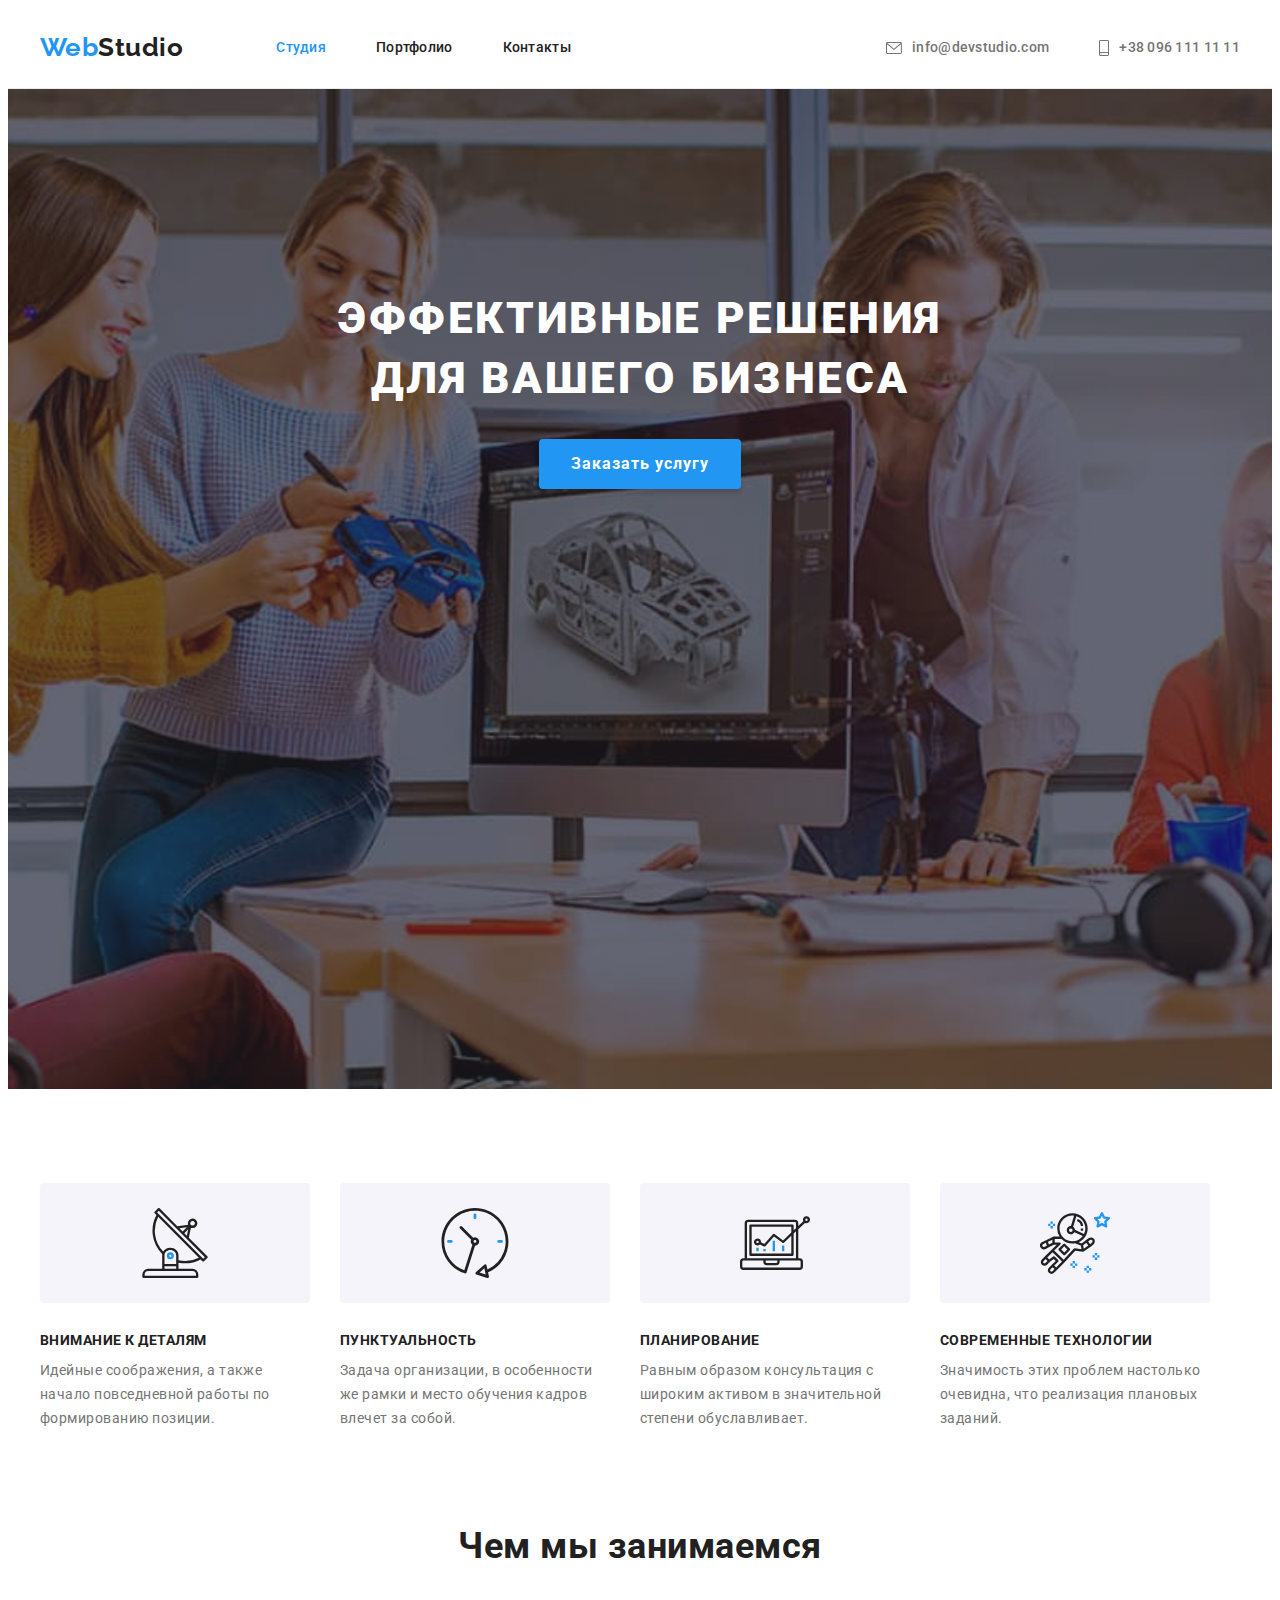
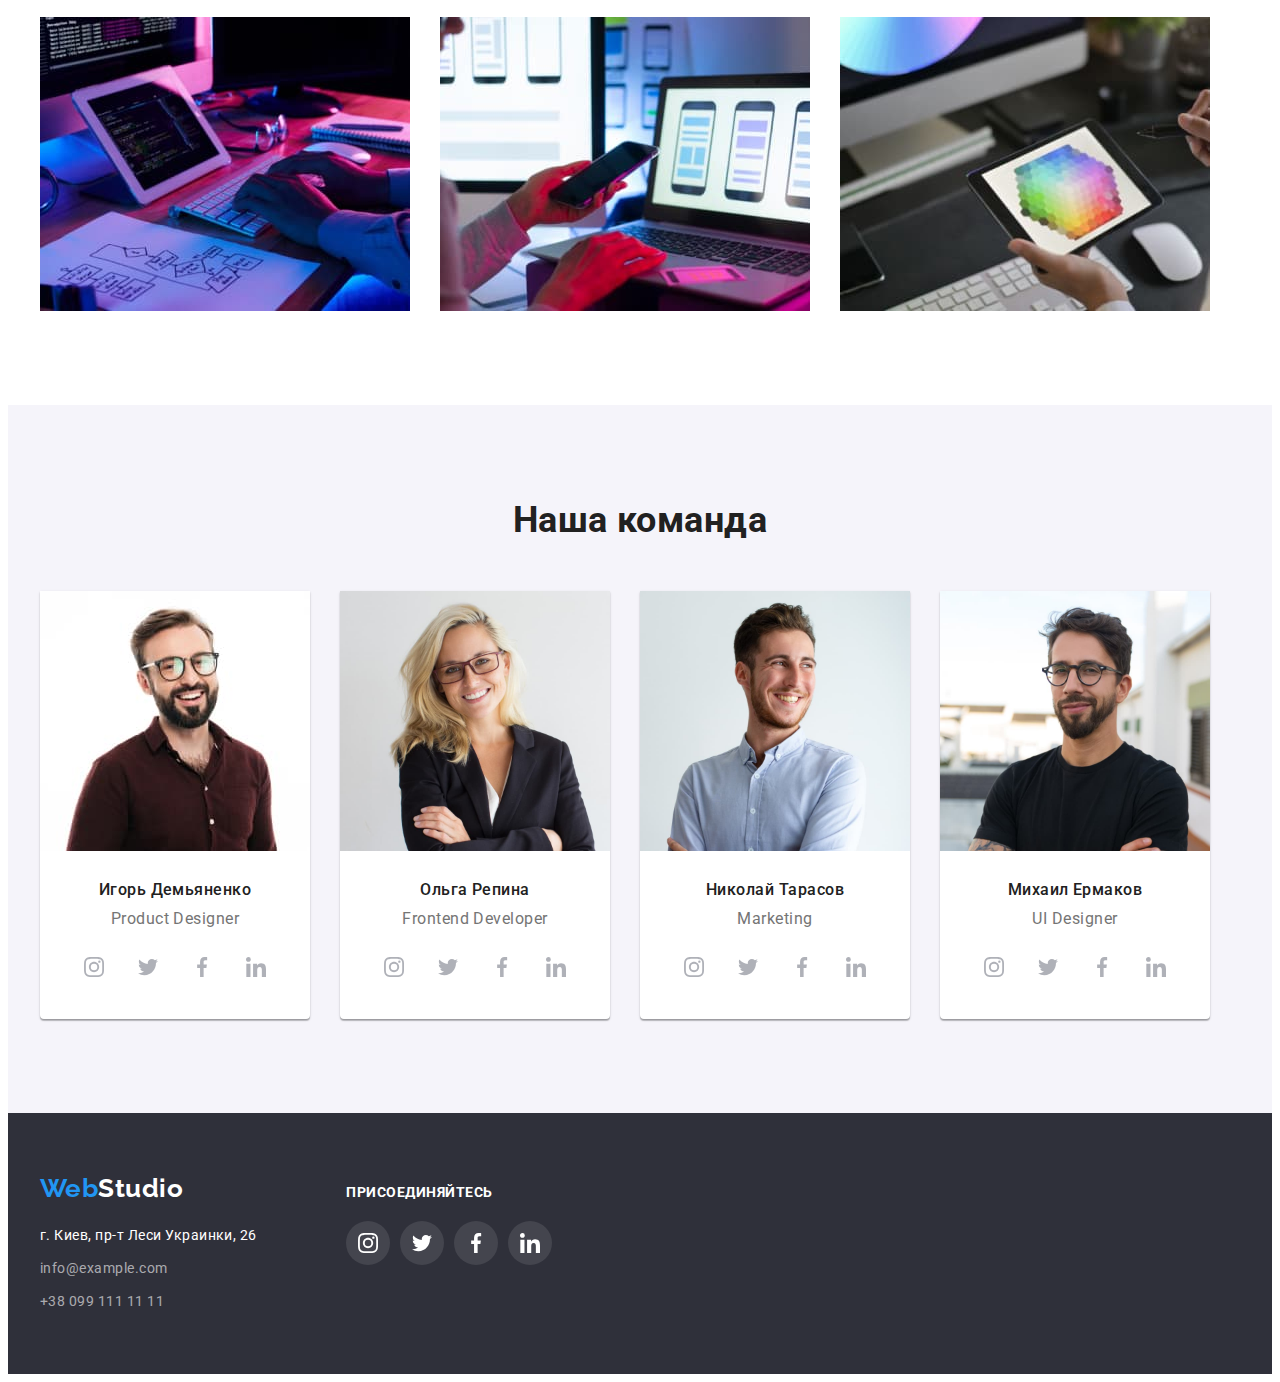
<file: index.html>
<!DOCTYPE html>
<html lang="ru">

<head>
    <meta charset="UTF-8">
    <meta http-equiv="X-UA-Compatible" content="IE=edge">
    <meta name="viewport" content="width=device-width, initial-scale=1.0">
    <title>Document</title>
    <link rel="preconnect" href="https://fonts.googleapis.com">
    <link rel="preconnect" href="https://fonts.gstatic.com" crossorigin>
    <link href="https://fonts.googleapis.com/css2?family=Raleway:wght@700&family=Roboto:wght@400;500;700;900&display=swap"
        rel="stylesheet">
    <link rel="stylesheet" href="https://cdnjs.cloudflare.com/ajax/libs/modern-normalize/1.1.0/modern-normalize.min.css" integrity="sha512-wpPYUAdjBVSE4KJnH1VR1HeZfpl1ub8YT/NKx4PuQ5NmX2tKuGu6U/JRp5y+Y8XG2tV+wKQpNHVUX03MfMFn9Q==" crossorigin="anonymous" referrerpolicy="no-referrer" />
    <link rel="stylesheet" href="./css/style.css">
</head>

<body>
    <!--Хедер-->
    <header class="header">
        <div class="container header-container">
            <nav class="main-nav">
                <a class="logo" href="/" lang="en">Web<span class="logo-accent">Studio</span></a>
                <ul class="site-nav list">
                    <li class="header-item"><a href="./index.html" class="link current">Студия</a></li>
                    <li class="header-item"><a href="./portfolio.html" class="link">Портфолио</a></li>
                    <li class="header-item"><a href="/" class="link">Контакты</a></li>
                </ul>
            </nav>
            <ul class="contacts-list list">
                <li class="contacts-item"><a class="contacts-link" href="mailto:info@devstudio.com"><svg class="mail-icon" width="16px" height="12px">
                    <use href="./images/icons.svg#icon-envelope-hover"></use>
                </svg>info@devstudio.com</a></li>
                <li class="contacts-item"><a class="contacts-link" href="tell:+380961111111"><svg class="phone-icon" width="10px" height="16px">
                    <use href="./images/icons.svg#icon-smartphone"></use>
                </svg>+38 096 111 11 11</a></li>
            </ul>
        </div>  
    </header>

    <!--Мейн контент-->
    <main>
        <section class="hero overlay">
            <div class="container">
                <h1 class="hero-title">Эффективные решения для вашего бизнеса</h1>
                <button type="button" class="button">Заказать услугу</button>
            </div>
            
        </section>
        <!--Заголовок который потом спрячем-->
        <section class="section benefits">
            <div class="container">
                <h2 hidden>Наши преимущества</h2>
                <ul class="benefits-list list">
                    <li class="benefits-item">
                        <div class="about-icon-wrap">
                            <svg class="about-icon" width="70px" height="70px">
                                <use href="./images/icons.svg#icon-antenna"></use>
                            </svg>
                        </div>
                        <h2 class="benefits-title">Внимание к деталям</h2>
                        <p class="text">Идейные соображения, а также начало повседневной работы по формированию позиции.</p>
                    </li>
                    <li class="benefits-item">
                        <div class="about-icon-wrap">
                            <svg class="about-icon" width="70px" height="70px">
                                <use href="./images/icons.svg#icon-clock"></use>
                            </svg>
                        </div>
                        <h2 class="benefits-title">Пунктуальность</h2>
                        <p class="text">Задача организации, в особенности же рамки и место обучения кадров влечет за собой.</p>
                    </li>
                    <li class="benefits-item">
                        <div class="about-icon-wrap">
                            <svg class="about-icon" width="70px" height="70px">
                                <use href="./images/icons.svg#icon-diagram"></use>
                            </svg>
                        </div>
                        <h2 class="benefits-title">Планирование</h2>
                        <p class="text">Равным образом консультация с широким активом в значительной степени обуславливает.</p>
                    </li>
                    <li class="benefits-item">
                        <div class="about-icon-wrap">
                            <svg class="about-icon" width="70px" height="70px">
                                <use href="./images/icons.svg#icon-astronaut"></use>
                            </svg>
                        </div>
                        <h2 class="benefits-title">Современные технологии</h2>
                        <p class="text">Значимость этих проблем настолько очевидна, что реализация плановых заданий.</p>
                    </li>
                </ul>
            </div>
        </section>
        <section class="section feauters">
          <div class="container">
                <h2 class="section-title">Чем мы занимаемся</h2>
                <ul class="section-list list">
                    <li class="section-item">
                        <img src="./images/img-program.jpg" alt="верстка сайта" width="370">
                    </li>
                    <li class="section-item">
                        <img src="./images/img-front.jpg" alt="разработка мобильных приложений" width="370">
                    </li>
                    <li class="section-item">
                        <img src="./images/img-color.jpg" alt="дизайнер за компьютером" width="370">
                    </li>
                </ul>
          </div>
        </section>
        <section class="section-comand">
            <div class="container">
                <h3 class="section-title comand">Наша команда</h3>
                <ul class="team-list list">
                    <li class="team-item">
                        <img src="./images/img-designer.jpg" alt="мужчина в очках" width="270">
                        <div class="card-name">
                            <h3 class="master-title">Игорь Демьяненко</h3>
                            <p class="text">Product Designer</p>
                            <ul class="socials-list list">
                                <li class="socials-item"><a href="" class="socials-link link"><svg class="socials-icons" width="20" height="20">
                                    <use href="./images/icons.svg#icon-instagram"></use>
                                </svg></a></li>
                                <li class="socials-item"><a href="" class="socials-link link"><svg class="socials-icons" width="20" height="20">
                                    <use href="./images/icons.svg#icon-twitter"></use>
                                </svg></a></li>
                                <li class="socials-item"><a href="" class="socials-link link"><svg class="socials-icons" width="20" height="20">
                                    <use href="./images/icons.svg#icon-facebook"></use>
                                </svg></a></li>
                                <li class="socials-item"><a href="" class="socials-link link"><svg class="socials-icons" width="20" height="20">
                                    <use href="./images/icons.svg#icon-linkedin"></use>
                                </svg></a></li>
                            </ul>
                        </div>
                    </li>
                    <li class="team-item">
                        <img src="./images/img-full.jpg" alt="светлая девушка в очках" width="270">
                        <div class="card-name">
                            <h3 class="master-title">Ольга Репина</h3>
                            <p class="text">Frontend Developer</p>
                            <ul class="socials-list list">
                                <li class="socials-item"><a href="" class="socials-link link"><svg class="socials-icons" width="20" height="20">
                                    <use href="./images/icons.svg#icon-instagram"></use>
                                </svg></a></li>
                                <li class="socials-item"><a href="" class="socials-link link"><svg class="socials-icons" width="20" height="20">
                                    <use href="./images/icons.svg#icon-twitter"></use>
                                </svg></a></li>
                                <li class="socials-item"><a href="" class="socials-link link"><svg class="socials-icons" width="20" height="20">
                                    <use href="./images/icons.svg#icon-facebook"></use>
                                </svg></a></li>
                                <li class="socials-item"><a href="" class="socials-link link"><svg class="socials-icons" width="20" height="20">
                                    <use href="./images/icons.svg#icon-linkedin"></use>
                                </svg></a></li>
                            </ul>
                        </div>
                    </li>
                    <li class="team-item">
                        <img src="./images/img-marketin.jpg" alt="парень в белой рубашке" width="270">
                        <div class="card-name">
                            <h3 class="master-title">Николай Тарасов</h3>
                            <p class="text">Marketing</p>
                            <ul class="socials-list list">
                                <li class="socials-item"><a href="" class="socials-link link"><svg class="socials-icons" width="20" height="20">
                                    <use href="./images/icons.svg#icon-instagram"></use>
                                </svg></a></li>
                                <li class="socials-item"><a href="" class="socials-link link"><svg class="socials-icons" width="20" height="20">
                                    <use href="./images/icons.svg#icon-twitter"></use>
                                </svg></a></li>
                                <li class="socials-item"><a href="" class="socials-link link"><svg class="socials-icons" width="20" height="20">
                                    <use href="./images/icons.svg#icon-facebook"></use>
                                </svg></a></li>
                                <li class="socials-item"><a href="" class="socials-link link"><svg class="socials-icons" width="20" height="20">
                                    <use href="./images/icons.svg#icon-linkedin"></use>
                                </svg></a></li>
                            </ul>
                        </div>
                    </li>
                    <li class="team-item">
                        <img src="./images/img-uldesig.jpg" alt="парень в черной футболке и очках" width="270">
                        <div class="card-name">
                            <h3 class="master-title">Михаил Ермаков</h3>
                            <p class="text">UI Designer</p>
                            <ul class="socials-list list">
                                <li class="socials-item"><a href="" class="socials-link link"><svg class="socials-icons" width="20" height="20">
                                    <use href="./images/icons.svg#icon-instagram"></use>
                                </svg></a></li>
                                <li class="socials-item"><a href="" class="socials-link link"><svg class="socials-icons" width="20" height="20">
                                    <use href="./images/icons.svg#icon-twitter"></use>
                                </svg></a></li>
                                <li class="socials-item"><a href="" class="socials-link link"><svg class="socials-icons" width="20" height="20">
                                    <use href="./images/icons.svg#icon-facebook"></use>
                                </svg></a></li>
                                <li class="socials-item"><a href="" class="socials-link link"><svg class="socials-icons" width="20" height="20">
                                    <use href="./images/icons.svg#icon-linkedin"></use>
                                </svg></a></li>
                            </ul>
                        </div>
                    </li>
                </ul>
            </div>
        </section>
    </main>

    <!--Футер-->
    <footer class="footer">
       <div class="container">
           <div class="address-container">
                <a class="logo" href="/" lang="en">Web<span class="logo-secondary">Studio</span></a>
                <address class="footer-contacts">
                    <p class="footer-text">г. Киев, пр-т Леси Украинки, 26</p>
                    <ul class="footer-list list">
                        <li class="footer-item"><a class="footer-link" href="mailto:info@example.com">info@example.com</a></li>
                        <li class="footer-item"><a class="footer-link" href="tell:+380991111111">+38 099 111 11 11</a></li>
                    </ul>
                </address>
            </div>
            <div class="join">
                <strong class="join-title">присоединяйтесь</strong>
                <ul class="socials-list list">
                    <li class="socials-item"><a class="socials-link link" href=""><svg class="socials-icons" width="20px" height="20px">
                        <use href="./images/icons.svg#icon-instagram"></use>
                    </svg></a></li>
                    <li class="socials-item"><a class="socials-link link" href=""><svg class="socials-icons" width="20px" height="20px">
                        <use href="./images/icons.svg#icon-twitter"></use>
                    </svg></a></li>
                    <li class="socials-item"><a class="socials-link link" href=""><svg class="socials-icons" width="20px" height="20px">
                        <use href="./images/icons.svg#icon-facebook"></use>
                    </svg></a></li>
                    <li class="socials-item"><a class="socials-link link" href=""><svg class="socials-icons" width="20px" height="20px">
                        <use href="./images/icons.svg#icon-linkedin"></use>
                    </svg></a></li>
                </ul>
            </div>
       </div>
    </footer>
</body>

</html>
</file>
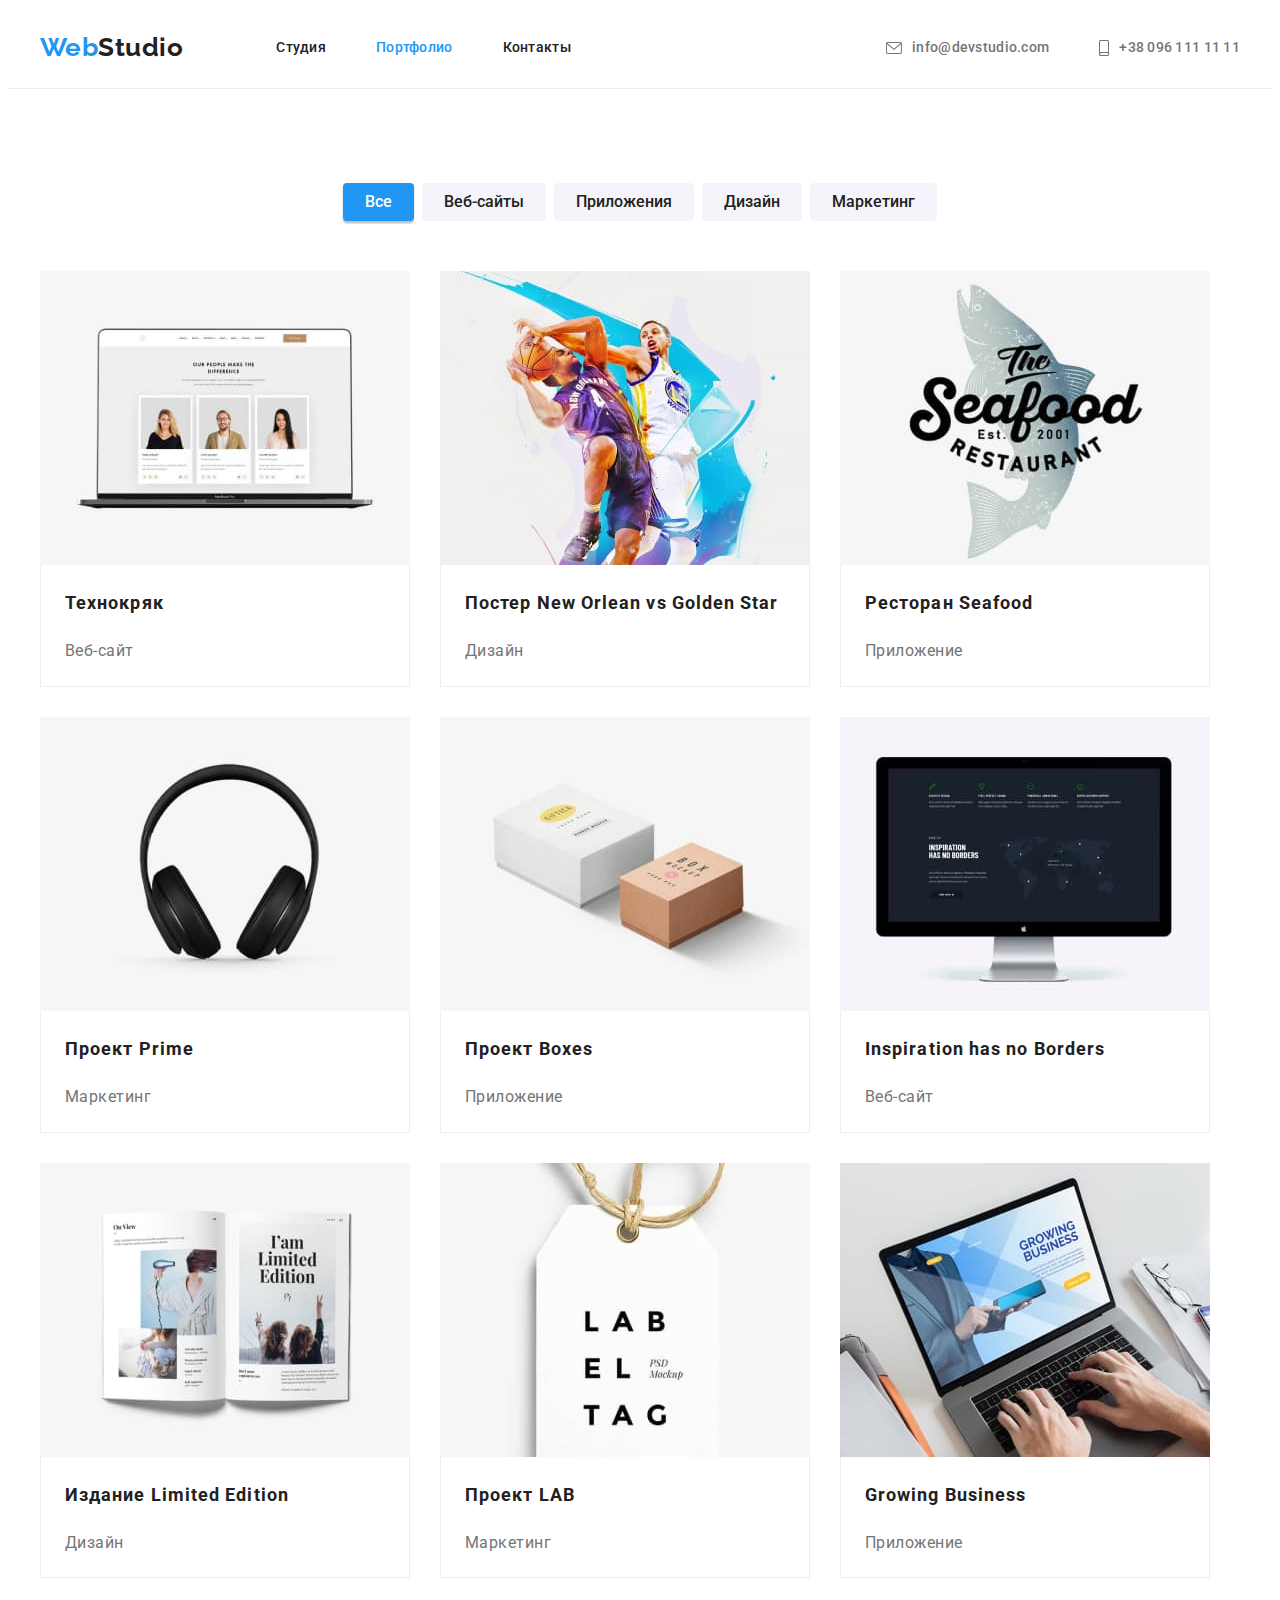
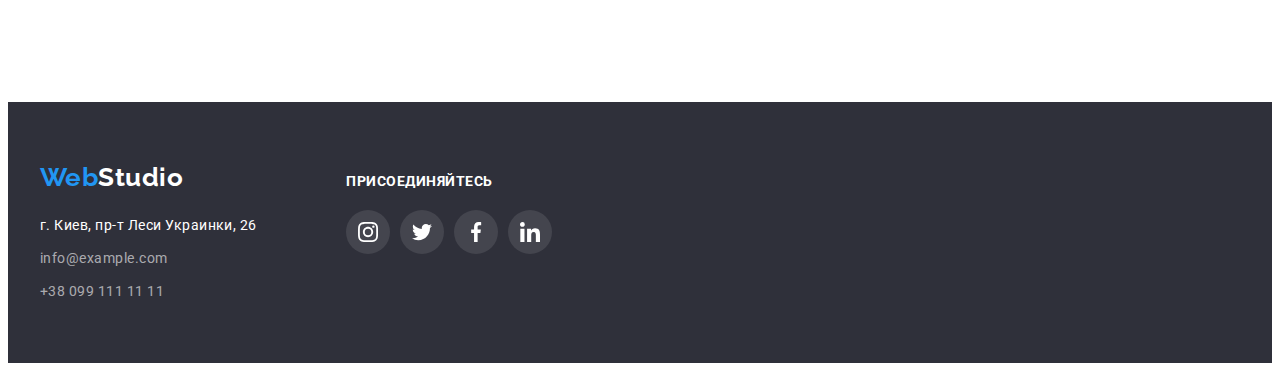
<file: portfolio.html>
<!DOCTYPE html>
<html lang="ru">
<head>
    <meta charset="UTF-8">
    <meta http-equiv="X-UA-Compatible" content="IE=edge">
    <meta name="viewport" content="width=device-width, initial-scale=1.0">
    <title>Портфолио</title>
    <link href="https://fonts.googleapis.com/css2?family=Raleway:wght@700&family=Roboto:wght@400;500;700;900&display=swap"
        rel="stylesheet">
        <link rel="stylesheet" href="https://cdnjs.cloudflare.com/ajax/libs/modern-normalize/1.1.0/modern-normalize.min.css"
            integrity="sha512-wpPYUAdjBVSE4KJnH1VR1HeZfpl1ub8YT/NKx4PuQ5NmX2tKuGu6U/JRp5y+Y8XG2tV+wKQpNHVUX03MfMFn9Q=="
            crossorigin="anonymous" referrerpolicy="no-referrer" />
    <link rel="stylesheet" href="./css/style.css">
</head>
<body>
    <!-- Хедер -->
    <header class="header">
        <div class="container header-container">
            <nav class="main-nav">
                <a class="logo" href="/" lang="en">Web<span class="logo-accent">Studio</span></a>
                <ul class="site-nav list">
                    <li class="header-item"><a href="./index.html" class="link">Студия</a></li>
                    <li class="header-item"><a href="./portfolio.html" class="link current">Портфолио</a></li>
                    <li class="header-item"><a href="/" class="link">Контакты</a></li>
                </ul>
            </nav>
            <ul class="contacts-list list">
                <li class="contacts-item"><a class="contacts-link" href="mailto:info@devstudio.com"><svg class="mail-icon"
                            width="16px" height="12px">
                            <use href="./images/icons.svg#icon-envelope-hover"></use>
                        </svg>info@devstudio.com</a></li>
                <li class="contacts-item"><a class="contacts-link" href="tell:+380961111111"><svg class="phone-icon"
                            width="10px" height="16px">
                            <use href="./images/icons.svg#icon-smartphone"></use>
                        </svg>+38 096 111 11 11</a></li>
            </ul>
        </div>
    </header>
   
    <!-- Мейн контент -->
    <section class="section">
        <div class="container">
            <h1 hidden>Фильтр</h1>
            <ul class="button-list">
                <li class="button-item"><button type="button" class="button-primary">Все</button></li>
                <li class="button-item"><button type="button" class="button-secondary">Веб-сайты</button></li>
                <li class="button-item"><button type="button" class="button-secondary">Приложения</button></li>
                <li class="button-item"><button type="button" class="button-secondary">Дизайн</button></li>
                <li class="button-item"><button type="button" class="button-secondary">Маркетинг</button></li>
            </ul>
            <ul class="portfolio-list">
                <li class="portfolio-item">
                    <a class="portfolio-link" href="">
                        <img src="./images/laptop.jpg" alt="лептоп" width="370" height="294">
                        <div class="portfolio-wrapper">
                            <h2 class="portfolio-title">Технокряк</h2>
                            <p class="portfolio-subtitle">Веб-сайт</p>
                        </div>
                    </a>
                </li>
                <li class="portfolio-item">
                    <a class="portfolio-link" href="">
                        <img src="./images/poster.jpg" alt="баскетбол" width="370" height="294">
                        <div class="portfolio-wrapper">
                            <h2 class="portfolio-title">Постер New Orlean vs Golden Star</h2>
                            <p class="portfolio-subtitle">Дизайн</p>
                        </div>
                    </a>
                </li>
                <li class="portfolio-item">
                    <a class="portfolio-link" href="">
                        <img src="./images/seafood.jpg" alt="постер рыбного ресторана" width="370" height="294">
                        <div class="portfolio-wrapper">
                            <h2 class="portfolio-title">Ресторан Seafood</h2>
                            <p class="portfolio-subtitle">Приложение</p>
                        </div>
                    </a>
                </li>
                <li class="portfolio-item">
                    <a class="portfolio-link" href="">
                        <img src="./images/headphones.jpg" alt="наушники" width="370" height="294">
                        <div class="portfolio-wrapper">
                            <h2 class="portfolio-title">Проект Prime</h2>
                            <p class="portfolio-subtitle">Маркетинг</p>
                        </div>
                    </a>
                </li>
                <li class="portfolio-item">
                    <a class="portfolio-link" href="">
                        <img src="./images/boxes.jpg" alt="две коробки" width="370" height="294">
                        <div class="portfolio-wrapper">
                            <h2 class="portfolio-title">Проект Boxes</h2>
                            <p class="portfolio-subtitle">Приложение</p>
                        </div>
                    </a>
                </li>
                <li class="portfolio-item">
                    <a class="portfolio-link" href="">
                        <img src="./images/display.jpg" alt="монитор" width="370" height="294">
                        <div class="portfolio-wrapper">
                            <h2 class="portfolio-title">Inspiration has no Borders</h2>
                            <p class="portfolio-subtitle">Веб-сайт</p>
                        </div>
                    </a>
                </li>
                <li class="portfolio-item">
                    <a class="portfolio-link" href="">
                        <img src="./images/journal.jpg" alt="журнал" width="370" height="294">
                        <div class="portfolio-wrapper">
                            <h2 class="portfolio-title">Издание Limited Edition</h2>
                            <p class="portfolio-subtitle">Дизайн</p>
                        </div>
                    </a>
                </li>
                <li class="portfolio-item">
                    <a class="portfolio-link" href="">
                        <img src="./images/project-lab.jpg" alt="товарная бирка" width="370" height="294">
                        <div class="portfolio-wrapper">
                            <h2 class="portfolio-title">Проект LAB</h2>
                            <p class="portfolio-subtitle">Маркетинг</p>
                        </div>
                    </a>
                </li>
                <li class="portfolio-item">
                    <a class="portfolio-link" href="">
                        <img src="./images/business.jpg" alt="печатание на лептопе" width="370" height="294">
                        <div class="portfolio-wrapper">
                            <h2 class="portfolio-title">Growing Business</h2>
                            <p class="portfolio-subtitle">Приложение</p>
                        </div>
                    </a>
                </li>
            </ul>
        </div>
    </section>
    
   
    <!-- Футер -->
    <footer class="footer">
        <div class="container">
            <div class="address-container">
                <a class="logo" href="/" lang="en">Web<span class="logo-secondary">Studio</span></a>
                <address class="footer-contacts">
                    <p class="footer-text">г. Киев, пр-т Леси Украинки, 26</p>
                    <ul class="footer-list list">
                        <li class="footer-item"><a class="footer-link" href="mailto:info@example.com">info@example.com</a>
                        </li>
                        <li class="footer-item"><a class="footer-link" href="tell:+380991111111">+38 099 111 11 11</a></li>
                    </ul>
                </address>
            </div>
            <div class="join">
                <strong class="join-title">присоединяйтесь</strong>
                <ul class="socials-list list">
                    <li class="socials-item"><a class="socials-link link" href=""><svg class="socials-icons" width="20px"
                                height="20px">
                                <use href="./images/icons.svg#icon-instagram"></use>
                            </svg></a></li>
                    <li class="socials-item"><a class="socials-link link" href=""><svg class="socials-icons" width="20px"
                                height="20px">
                                <use href="./images/icons.svg#icon-twitter"></use>
                            </svg></a></li>
                    <li class="socials-item"><a class="socials-link link" href=""><svg class="socials-icons" width="20px"
                                height="20px">
                                <use href="./images/icons.svg#icon-facebook"></use>
                            </svg></a></li>
                    <li class="socials-item"><a class="socials-link link" href=""><svg class="socials-icons" width="20px"
                                height="20px">
                                <use href="./images/icons.svg#icon-linkedin"></use>
                            </svg></a></li>
                </ul>
            </div>
        </div>
    </footer>
    
</body>
</html>
</file>
<file: css/style.css>
:root {
   --primary-text-color: #757575;
   --titile-text-color: #212121;
   --accent-text-color: #2196F3;
   --primary-bg-color: #E5E5E5;
   --accent-header-name-color: #FFFFFF;
   --header-section-bg-color: #2F303A;
   --accent-footer-text-color: rgba(255, 255, 255, 0.6);
   --section-team-bg-color: #F5F4FA;
   --color-bg-button: #188CE8;
}

body {
    font-family: Roboto, sans-serif;
    color: var(--primary-text-color);
    letter-spacing: 0.03em;
    
}

h1, h2, h3, p {
    margin-top: 0;
}

img {
    display: block;
}

p:last-child {
    margin-bottom: 0;
}

/* -------------------------------------------------Heder */
.header {
    border-bottom: 1px solid #ECECEC;
}

.list {
    list-style: none;
    margin: 0;
    padding: 0;
}

.link {
    text-decoration: none;
    color: currentColor;
}

.header-container {
    display: flex;
    align-items: center;
}

.section {
    padding-top: 94px;
    padding-bottom: 94px;
}

.container {
    /* outline: 2px solid red;
    outline-offset: -2px; */


    width: 1200px;
    padding-left: 15px;
    padding-right: 15px;
    margin-left: auto;
    margin-right: auto;
}

.header .logo {
    padding-top: 24px;
    padding-bottom: 24px;
}

.logo {
    margin-right: 93px;

    color: var(--accent-text-color);
    font-family: 'Raleway';
    font-weight: 700;
    font-size: 26px;
    line-height: 1.20;
    text-decoration: none;
}

.logo-accent {
    color: var(--titile-text-color);
}

.logo:hover,
.logo:focus {
    color: var(--accent-text-color);
}

/*----------------------------------------Header navigation */

.main-nav {
    display: flex;
    align-items: center;
}

.site-nav {
    display: flex;
}

.site-nav .header-item:not(:last-child) {
    margin-right: 50px;
}


.site-nav .link:hover,
.site-nav .link:focus {
    color: var(--accent-text-color);
}

.site-nav .link.current {
    color: var(--accent-text-color);
}

.site-nav .link {
    display: block;
    padding-top: 32px;
    padding-bottom: 32px;
   

    text-decoration: none;
    color: var(--titile-text-color);
    font-weight: 500;
    font-size: 14px;
    line-height: 1.14;
    letter-spacing: 0.02em;
}

.contacts-link:hover,
.contacts-link:focus {
    color: var(--accent-text-color);
}

.contacts-list {
    display: flex;
    margin-left: auto;
}

.contacts-item:not(:last-child) {
    margin-right: 50px;

}



.contacts-link {
    display: flex;
    align-items: center;
    padding-top: 32px;
    padding-bottom: 32px;

    color: var(--primary-text-color);
    font-weight: 500;
    font-size: 14px;
    line-height: 1.14;
    letter-spacing: 0.02em;
    text-decoration: none;
}

.mail-icon,
.phone-icon {
    fill: currentColor;
    margin-right: 10px;
}

/* -------------------------------------------Hero */
.hero {
    padding-top: 200px;
    padding-bottom: 200px;

    background-color: #C4C4C4;
   
}

.overlay {
    margin: 0 auto;
    max-width: 1600px;
    height: 600px;
    background-image: linear-gradient(rgba(47, 48, 58, 0.4), rgba(47, 48, 58, 0.4)), url(../images/hero-bg.jpg);
    background-repeat: no-repeat;
    background-position: center;
    background-size: cover;
}

.hero-title {
    width: 696px;
    margin-left: auto;
    margin-right: auto;
    margin-bottom: 30px;
    
    color: var(--accent-header-name-color);
    font-weight: 900;
    font-size: 44px;
    line-height: 1.36;
    text-align: center;
    letter-spacing: 0.06em;
    text-transform: uppercase;
}

/* ------------------------------------------Button */

.button {
    display: block;
    padding: 10px 32px;
    margin-left: auto;
    margin-right: auto;
    box-shadow: 0px 4px 4px rgba(0, 0, 0, 0.15);
    border-radius: 4px;
    border: 1px;
    text-align: center;
    
    color: var(--accent-header-name-color);
    background-color: var(--accent-text-color);
    font-family: inherit;
    font-weight: 700;
    font-size: 16px;
    line-height: 1.87;
    letter-spacing: 0.06em;
    cursor: pointer;
    
}

.button:hover,
.button:focus {
    background-color: var(--color-bg-button);
}

/* -----------------------------------------Benefits */
.benefits {
    padding-bottom: 47px;
}

.benefits-list {
    display: flex;

}
.benefits-item {
    width: 270px;
}

.benefits-item:not(:last-child) {
    margin-right: 30px;

}

.about-icon-wrap {
    display: flex;
    width: 270px;
    height: 120px;
    justify-content: center;
    align-items: center;
    background: #F5F4FA;
    border-radius: 4px;
    margin-bottom: 30px;

}

.about-icon {
    width: 70px;
    height: 70px;
}


.benefits-title {
    margin-bottom: 10px;


    color: var(--titile-text-color);
    font-size: 14px;
    line-height: 1.14;
    text-transform: uppercase;
}

.benefits-list .text {
    font-size: 14px;
    line-height: 1.71;
}

/* -----------------------------------Section work */
.feauters {
    padding-top: 47px;
}

.section-title {
    margin-bottom: 50px;

    color: var(--titile-text-color);
    font-size: 36px;
    line-height: 1.17;
    text-align: center;
}

.section-list {
    display: flex;
    flex-wrap: wrap;
}

.section-item:not(:last-child) {
    margin-right: 30px;
}


/* ----------------------------------Section team */
.section-comand {
    padding-top: 94px;
    padding-bottom: 94px;
    background-color: var(--section-team-bg-color);
}

.section-title.comand {
    margin-bottom: 50px;

}

.team-list {
    display: flex;
    flex-wrap: wrap;
}

.team-item {

    margin-right: 30px;
    
    background-color: var(--accent-header-name-color);
    box-shadow: 0px 1px 3px rgba(0, 0, 0, 0.12), 0px 1px 1px rgba(0, 0, 0, 0.14), 0px 2px 1px rgba(0, 0, 0, 0.2);
    border-radius: 0px 0px 4px 4px;
}

.team-item:nth-child(4) {
    margin-right: 0;
}

.card-name {
    padding-top: 30px;
    padding-bottom: 30px;
    
}

.master-title {
    text-align: center;
    margin-bottom: 10px;

    color: var(--titile-text-color);
    font-weight: 500;
    font-size: 16px;
    line-height: 1.18;
}

.team-list .text {
    text-align: center;
    font-size: 16px;
    line-height: 1.18;
    margin-bottom: 16px;
}

.socials-list {
    display: flex;
    justify-content: center;
}

.socials-link {
    display: flex;
    width: 44px;
    height: 44px;
    justify-content: center;
    align-items: center;
    border-radius: 50%;
    color: #AFB1B8;
}

.socials-item {
    margin-right: 10px;
}

.socials-item:last-child {
    margin-right: 0;

}

.socials-link:hover,
.socials-link:focus {
    background-color: var(--accent-text-color);
    color: var(--accent-header-name-color);
} 

.socials-icons {
    fill: currentColor;
}


.container.clients {
    padding-top: 49px;
    padding-bottom: 94px;
}

.clients-title {
    font-size: 36px;
    line-height: 1.16;
    text-align: center;
    letter-spacing: 0.03em;
    color: var(--titile-text-color);
    
    margin-bottom: 50px;
}


.clients-list {
    display: flex;
    justify-content: space-between;
}

.clients .link {
    display: flex;
    width: 170px;
    height: 92px;
    justify-content: center;
    align-items: center;
    border: 1px solid #AFB1B8;
    border-radius: 4px;
    color: #AFB1B8;
}

.clients .link:hover,
.clients .link:focus {
    border-color: var(--accent-text-color);
    color: var(--accent-text-color);
}

.clients-icon {
    fill: currentColor;
}
/* --------------------------------Footer */

.footer {
    padding-top: 60px;
    padding-bottom: 60px;
    background-color: var(--header-section-bg-color);
    
}

.footer .container {
    display: flex;
    align-items: baseline;
}

.address-container {
    margin-right: 70px;

}

.footer .logo {
    display: block;
    margin-bottom: 20px;
}

.logo-secondary {
    color: var(--accent-header-name-color);
}

.footer-text {
    margin-bottom: 9px;
    font-style: normal;
    font-size: 14px;
    line-height: 1.71;
    color: var(--accent-header-name-color);
}

.footer-list {
    display: block;
    font-style: normal;
    font-size: 14px;
    line-height: 1.71;
    color: var(--accent-footer-text-color);
}

.footer-item:not(:last-child) {
    margin-bottom: 9px;
}

.footer-link {
    
    font-size: 14px;
    line-height: 1.71;
    color: var(--accent-footer-text-color);
    text-decoration: none;
}

.footer-link:hover,
.footer-link:focus {
    color: var(--accent-text-color);
}

.join-title {
    display: block;
    margin-bottom: 20px;
    font-size: 14px;
    line-height: 1.14;
    text-transform: uppercase;

    color: var(--accent-header-name-color);
}

.join .link {
    border-radius: 50%;
    color: var(--accent-header-name-color);
    background-color: rgba(255, 255, 255, 0.1);
}

.join .link:hover,
.join .link:focus {
    background-color: var(--accent-text-color);
}
/* ----------------------------------------------Portfolio button */
.button-list {
    display: flex;
    justify-content: center;
    margin-top: 0;
    margin-bottom: 50px;
    padding: 0;
    list-style: none;
}


.button-item:not(:last-child){
    margin-right: 8px;
}

.button-primary:hover,
.button-primary:focus,
.button-secondary:hover,
.button-secondary:focus {
    background-color: var(--accent-text-color);
    color: var(--accent-header-name-color);
}

.button-primary {
    padding: 6px 22px;

    font-family: inherit;
    font-weight: 500;
    font-size: 16px;
    line-height: 1.62;
    color: var(--accent-header-name-color);
    background-color: var(--accent-text-color);
    box-shadow: 0px 3px 1px rgba(0, 0, 0, 0.1), 0px 1px 2px rgba(0, 0, 0, 0.08), 0px 2px 2px rgba(0, 0, 0, 0.12);
    border-radius: 4px;
    border-style: none;
    cursor: pointer;
}

.button-secondary {
    padding: 6px 22px;

    font-family: inherit;
    font-style: normal;
    font-weight: 500;
    font-size: 16px;
    line-height: 1.62;
    text-align: center;
    color: var(--titile-text-color);
    background: var(--section-team-bg-color);
    border-radius: 4px;
    border-style: none;
    cursor: pointer;
}

.button-item:hover,
.button-item:focus {
    box-shadow: 0px 3px 1px rgba(0, 0, 0, 0.1), 0px 1px 2px rgba(0, 0, 0, 0.08), 0px 2px 2px rgba(0, 0, 0, 0.12);
}
/* ------------------------------------------------------Portfolio list */
.portfolio-title {
    font-weight: 700;
    font-size: 18px;
    line-height: 2;
    letter-spacing: 0.06em;
    color: var(--titile-text-color);
}

.portfolio-list {
    display: flex;
    flex-wrap: wrap;
    margin: 0;
    padding: 0;
}

.portfolio-item {
    width: 370px;
    margin-right: 30px;
    margin-bottom: 30px;
}

.portfolio-item:nth-child(3n) {
    margin-right: 0;
}

.portfolio-wrapper {
    padding: 20px 24px;
    border: 1px solid #EEEEEE;
    border-top: none;
}

.portfolio-subtitle {
    font-size: 16px;
    line-height: 1.87;
    color: var(--primary-text-color);
}

.portfolio-list {
    list-style: none;
}

.portfolio-link {
    display: block;
    text-decoration: none;
}

.portfolio-link:hover,
.portfolio-link:focus {
    box-shadow: 0px 1px 1px rgba(0, 0, 0, 0.12), 0px 4px 4px rgba(0, 0, 0, 0.06), 1px 4px 6px rgba(0, 0, 0, 0.16);
}
</file>
